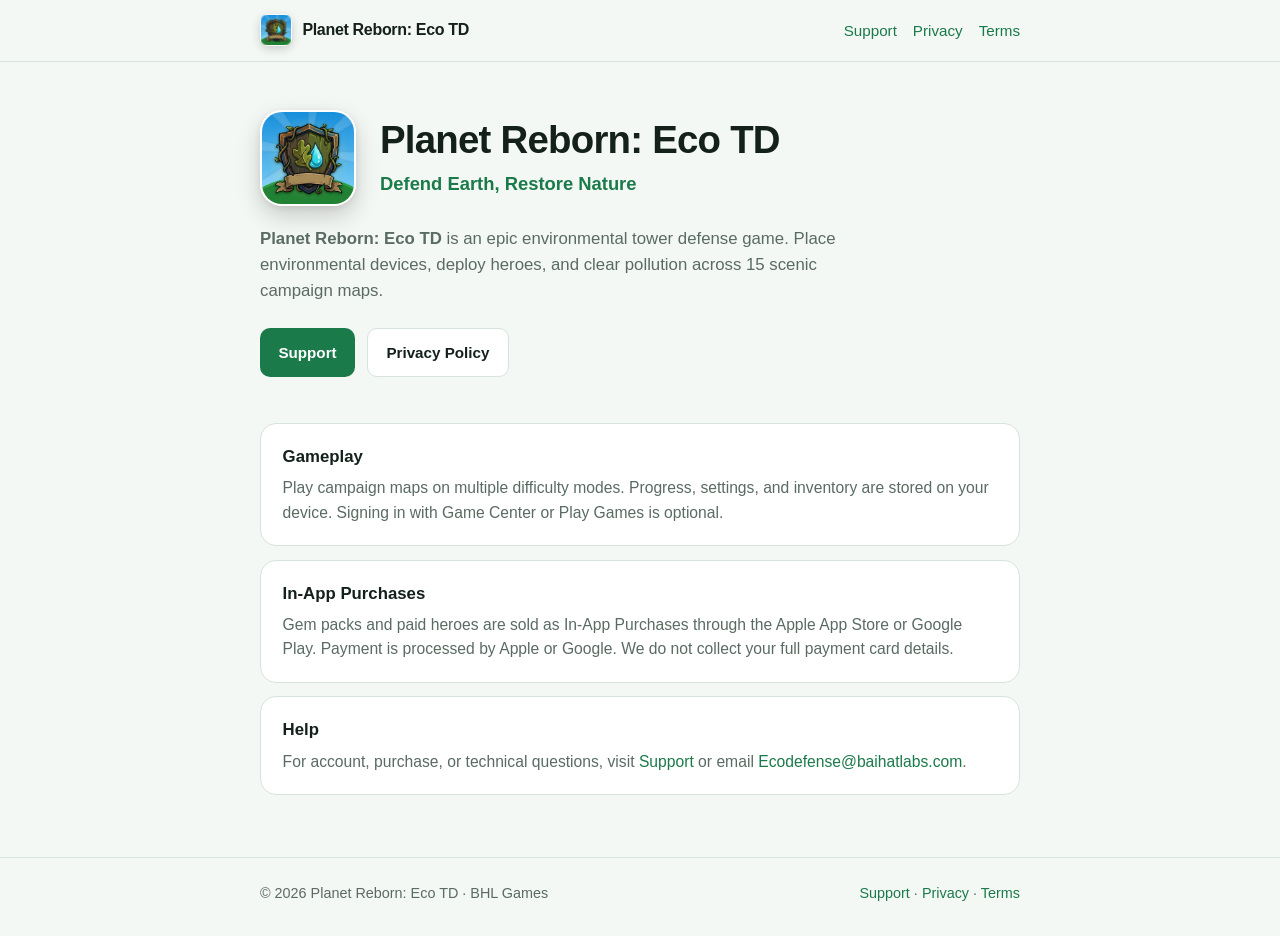
<file: index.html>
<!DOCTYPE html>
<html lang="en">
<head>
  <meta charset="utf-8" />
  <meta name="viewport" content="width=device-width, initial-scale=1" />
  <title>Planet Reborn: Eco TD — Defend Earth, Restore Nature</title>
  <meta name="description" content="Planet Reborn: Eco TD — Defend Earth, Restore Nature is an environmental tower defense game for iPhone and Android." />
  <meta name="referrer" content="strict-origin-when-cross-origin" />
  <link rel="icon" type="image/x-icon" href="/favicon.ico" />
  <link rel="icon" type="image/png" sizes="32x32" href="/favicon-32x32.png" />
  <link rel="icon" type="image/png" sizes="16x16" href="/favicon-16x16.png" />
  <link rel="apple-touch-icon" sizes="180x180" href="/apple-touch-icon.png" />
  <meta property="og:title" content="Planet Reborn: Eco TD — Defend Earth, Restore Nature" />
  <meta property="og:description" content="Official website and support for Planet Reborn: Eco TD." />
  <meta property="og:image" content="https://ecodefense.baihatlabs.com/og-image.png" />
  <link rel="stylesheet" href="/styles.css" />
</head>
<body>
  <header class="nav">
    <div class="wrap nav-inner">
      <a class="brand" href="/">
        <span class="brand-mark" aria-hidden="true"></span>
        Planet Reborn: Eco TD
      </a>
      <nav class="nav-links">
        <a href="/support">Support</a>
        <a href="/privacy">Privacy</a>
        <a href="/terms">Terms</a>
      </nav>
    </div>
  </header>

  <main>
    <section class="wrap hero">
      <div class="hero-header">
        <img class="hero-icon" src="/app_icon.png" alt="Planet Reborn: Eco TD Game Icon" width="96" height="96" />
        <div>
          <h1>Planet Reborn: Eco TD</h1>
          <p class="tagline">Defend Earth, Restore Nature</p>
        </div>
      </div>
      <p>
        <strong>Planet Reborn: Eco TD</strong> is an epic environmental tower defense game.
        Place environmental devices, deploy heroes, and clear pollution across 15 scenic campaign maps.
      </p>
      <div class="actions">
        <a class="btn btn-primary" href="/support">Support</a>
        <a class="btn btn-secondary" href="/privacy">Privacy Policy</a>
      </div>
    </section>

    <section class="wrap" style="padding-bottom: 3rem;">
      <div class="card">
        <h2>Gameplay</h2>
        <p>
          Play campaign maps on multiple difficulty modes. Progress, settings, and
          inventory are stored on your device. Signing in with Game Center or Play Games is optional.
        </p>
      </div>
      <div class="card">
        <h2>In-App Purchases</h2>
        <p>
          Gem packs and paid heroes are sold as In-App Purchases through the Apple App Store
          or Google Play. Payment is processed by Apple or Google. We do not collect your
          full payment card details.
        </p>
      </div>
      <div class="card">
        <h2>Help</h2>
        <p>
          For account, purchase, or technical questions, visit
          <a href="/support">Support</a>
          or email
          <a href="mailto:Ecodefense@baihatlabs.com">Ecodefense@baihatlabs.com</a>.
        </p>
      </div>
    </section>
  </main>

  <footer class="footer">
    <div class="wrap footer-inner">
      <span>© 2026 Planet Reborn: Eco TD · BHL Games</span>
      <span>
        <a href="/support">Support</a> ·
        <a href="/privacy">Privacy</a> ·
        <a href="/terms">Terms</a>
      </span>
    </div>
  </footer>
</body>
</html>
</file>
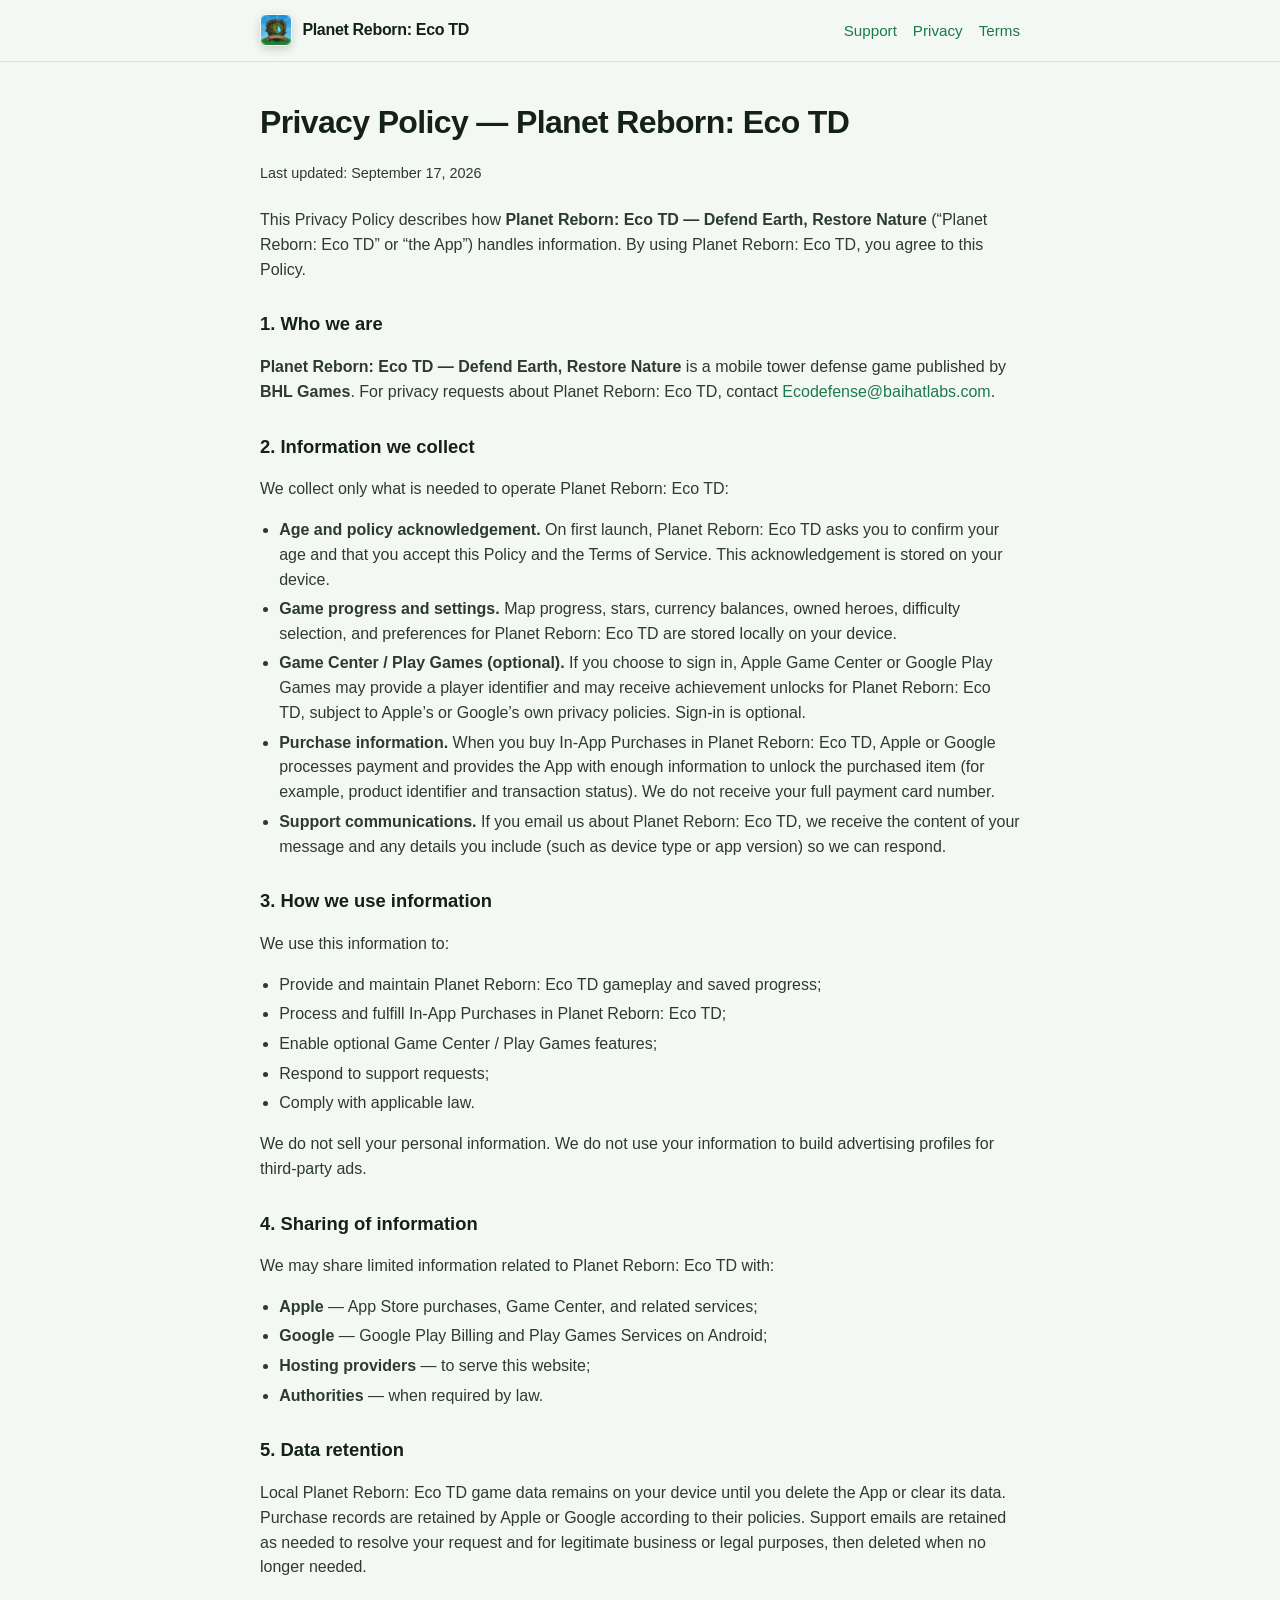
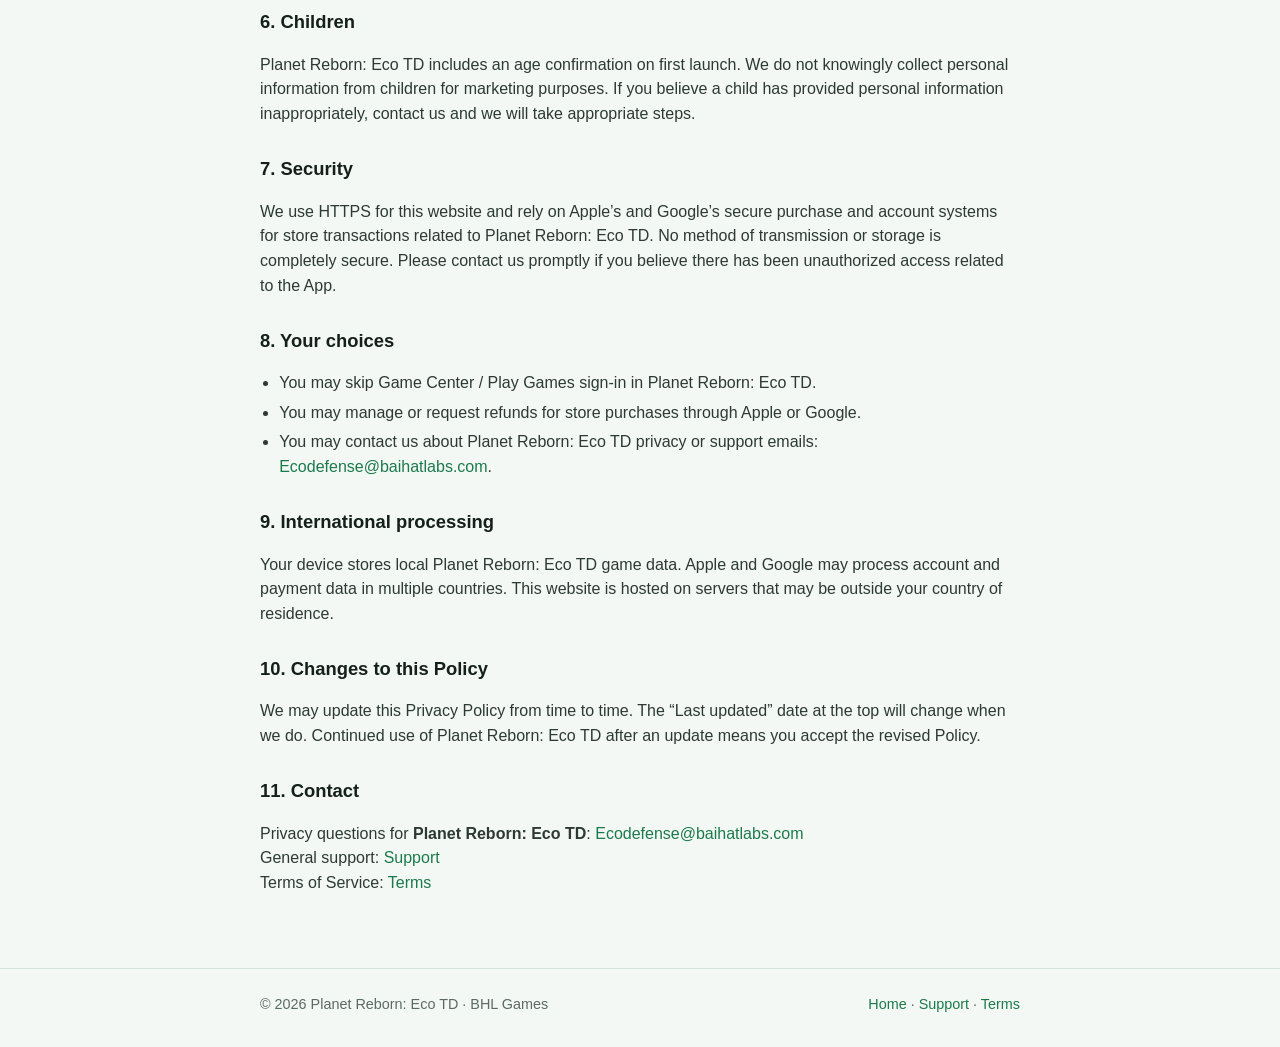
<file: privacy.html>
<!DOCTYPE html>
<html lang="en">
<head>
  <meta charset="utf-8" />
  <meta name="viewport" content="width=device-width, initial-scale=1" />
  <title>Privacy Policy — Planet Reborn: Eco TD</title>
  <meta name="description" content="Privacy Policy for Planet Reborn: Eco TD — Defend Earth, Restore Nature: data collection, In-App Purchases, Game Center, and contact." />
  <meta name="referrer" content="strict-origin-when-cross-origin" />
  <link rel="icon" type="image/x-icon" href="/favicon.ico" />
  <link rel="icon" type="image/png" sizes="32x32" href="/favicon-32x32.png" />
  <link rel="icon" type="image/png" sizes="16x16" href="/favicon-16x16.png" />
  <link rel="apple-touch-icon" sizes="180x180" href="/apple-touch-icon.png" />
  <meta property="og:image" content="https://ecodefense.baihatlabs.com/og-image.png" />
  <link rel="stylesheet" href="/styles.css" />
</head>
<body>
  <header class="nav">
    <div class="wrap nav-inner">
      <a class="brand" href="/">
        <span class="brand-mark" aria-hidden="true"></span>
        Planet Reborn: Eco TD
      </a>
      <nav class="nav-links">
        <a href="/support">Support</a>
        <a href="/privacy">Privacy</a>
        <a href="/terms">Terms</a>
      </nav>
    </div>
  </header>

  <main class="wrap page">
    <h1>Privacy Policy — Planet Reborn: Eco TD</h1>
    <p class="meta">Last updated: September 17, 2026</p>
    <p class="lede">
      This Privacy Policy describes how
      <strong>Planet Reborn: Eco TD — Defend Earth, Restore Nature</strong>
      (“Planet Reborn: Eco TD” or “the App”) handles information.
      By using Planet Reborn: Eco TD, you agree to this Policy.
    </p>

    <h2>1. Who we are</h2>
    <p>
      <strong>Planet Reborn: Eco TD — Defend Earth, Restore Nature</strong>
      is a mobile tower defense game published by <strong>BHL Games</strong>.
      For privacy requests about Planet Reborn: Eco TD, contact
      <a href="mailto:Ecodefense@baihatlabs.com">Ecodefense@baihatlabs.com</a>.
    </p>

    <h2>2. Information we collect</h2>
    <p>We collect only what is needed to operate Planet Reborn: Eco TD:</p>
    <ul>
      <li>
        <strong>Age and policy acknowledgement.</strong>
        On first launch, Planet Reborn: Eco TD asks you to confirm your age and that you accept this Policy
        and the Terms of Service. This acknowledgement is stored on your device.
      </li>
      <li>
        <strong>Game progress and settings.</strong>
        Map progress, stars, currency balances, owned heroes, difficulty selection, and
        preferences for Planet Reborn: Eco TD are stored locally on your device.
      </li>
      <li>
        <strong>Game Center / Play Games (optional).</strong>
        If you choose to sign in, Apple Game Center or Google Play Games may provide a
        player identifier and may receive achievement unlocks for Planet Reborn: Eco TD,
        subject to Apple’s or Google’s own privacy policies. Sign-in is optional.
      </li>
      <li>
        <strong>Purchase information.</strong>
        When you buy In-App Purchases in Planet Reborn: Eco TD, Apple or Google processes payment
        and provides the App with enough information to unlock the purchased item
        (for example, product identifier and transaction status).
        We do not receive your full payment card number.
      </li>
      <li>
        <strong>Support communications.</strong>
        If you email us about Planet Reborn: Eco TD, we receive the content of your message
        and any details you include (such as device type or app version) so we can respond.
      </li>
    </ul>

    <h2>3. How we use information</h2>
    <p>We use this information to:</p>
    <ul>
      <li>Provide and maintain Planet Reborn: Eco TD gameplay and saved progress;</li>
      <li>Process and fulfill In-App Purchases in Planet Reborn: Eco TD;</li>
      <li>Enable optional Game Center / Play Games features;</li>
      <li>Respond to support requests;</li>
      <li>Comply with applicable law.</li>
    </ul>
    <p>
      We do not sell your personal information.
      We do not use your information to build advertising profiles for third-party ads.
    </p>

    <h2>4. Sharing of information</h2>
    <p>We may share limited information related to Planet Reborn: Eco TD with:</p>
    <ul>
      <li><strong>Apple</strong> — App Store purchases, Game Center, and related services;</li>
      <li><strong>Google</strong> — Google Play Billing and Play Games Services on Android;</li>
      <li><strong>Hosting providers</strong> — to serve this website;</li>
      <li><strong>Authorities</strong> — when required by law.</li>
    </ul>

    <h2>5. Data retention</h2>
    <p>
      Local Planet Reborn: Eco TD game data remains on your device until you delete the App or clear its data.
      Purchase records are retained by Apple or Google according to their policies.
      Support emails are retained as needed to resolve your request and for legitimate
      business or legal purposes, then deleted when no longer needed.
    </p>

    <h2>6. Children</h2>
    <p>
      Planet Reborn: Eco TD includes an age confirmation on first launch.
      We do not knowingly collect personal information from children for marketing purposes.
      If you believe a child has provided personal information inappropriately, contact us
      and we will take appropriate steps.
    </p>

    <h2>7. Security</h2>
    <p>
      We use HTTPS for this website and rely on Apple’s and Google’s secure purchase and
      account systems for store transactions related to Planet Reborn: Eco TD.
      No method of transmission or storage is completely secure.
      Please contact us promptly if you believe there has been unauthorized access related to the App.
    </p>

    <h2>8. Your choices</h2>
    <ul>
      <li>You may skip Game Center / Play Games sign-in in Planet Reborn: Eco TD.</li>
      <li>You may manage or request refunds for store purchases through Apple or Google.</li>
      <li>
        You may contact us about Planet Reborn: Eco TD privacy or support emails:
        <a href="mailto:Ecodefense@baihatlabs.com">Ecodefense@baihatlabs.com</a>.
      </li>
    </ul>

    <h2>9. International processing</h2>
    <p>
      Your device stores local Planet Reborn: Eco TD game data.
      Apple and Google may process account and payment data in multiple countries.
      This website is hosted on servers that may be outside your country of residence.
    </p>

    <h2>10. Changes to this Policy</h2>
    <p>
      We may update this Privacy Policy from time to time.
      The “Last updated” date at the top will change when we do.
      Continued use of Planet Reborn: Eco TD after an update means you accept the revised Policy.
    </p>

    <h2>11. Contact</h2>
    <p>
      Privacy questions for <strong>Planet Reborn: Eco TD</strong>:
      <a href="mailto:Ecodefense@baihatlabs.com">Ecodefense@baihatlabs.com</a><br />
      General support: <a href="/support">Support</a><br />
      Terms of Service: <a href="/terms">Terms</a>
    </p>
  </main>

  <footer class="footer">
    <div class="wrap footer-inner">
      <span>© 2026 Planet Reborn: Eco TD · BHL Games</span>
      <span><a href="/">Home</a> · <a href="/support">Support</a> · <a href="/terms">Terms</a></span>
    </div>
  </footer>
</body>
</html>
</file>
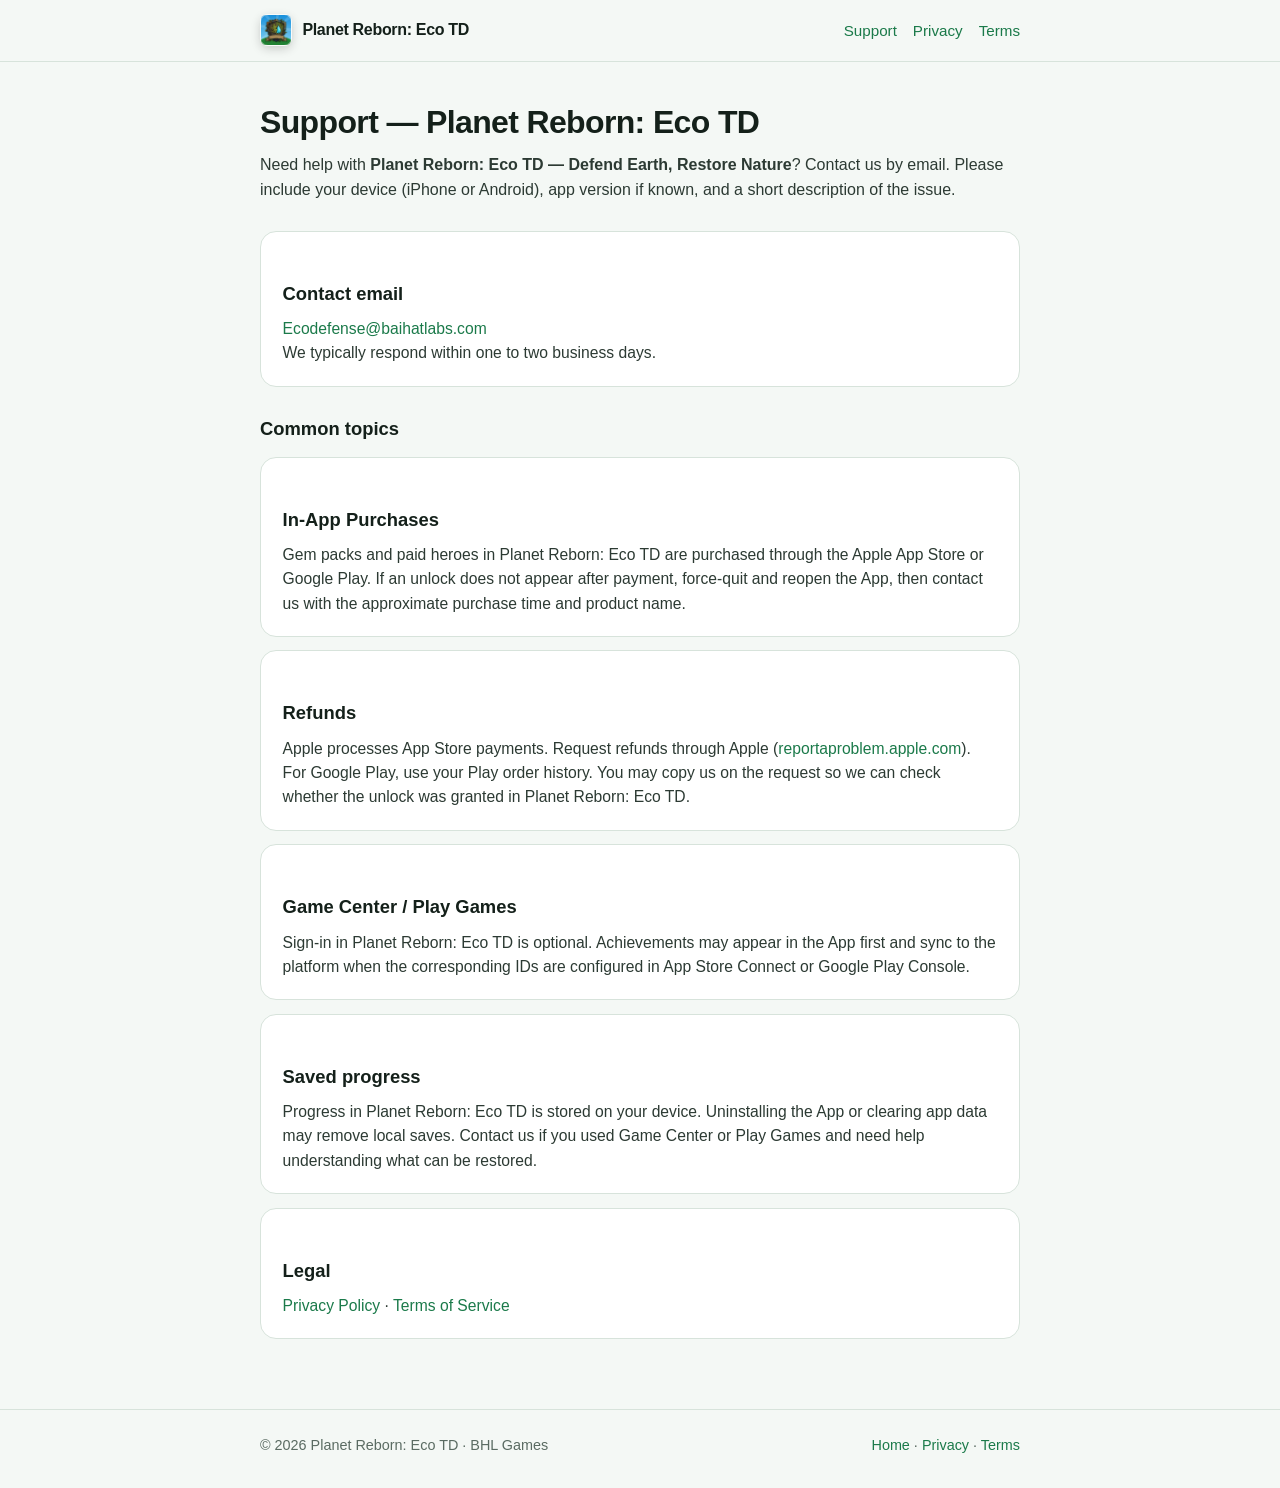
<file: support.html>
<!DOCTYPE html>
<html lang="en">
<head>
  <meta charset="utf-8" />
  <meta name="viewport" content="width=device-width, initial-scale=1" />
  <title>Support — Planet Reborn: Eco TD</title>
  <meta name="description" content="Support for Planet Reborn: Eco TD — Defend Earth, Restore Nature: purchases, Game Center, and contact email." />
  <meta name="referrer" content="strict-origin-when-cross-origin" />
  <link rel="icon" type="image/x-icon" href="/favicon.ico" />
  <link rel="icon" type="image/png" sizes="32x32" href="/favicon-32x32.png" />
  <link rel="icon" type="image/png" sizes="16x16" href="/favicon-16x16.png" />
  <link rel="apple-touch-icon" sizes="180x180" href="/apple-touch-icon.png" />
  <meta property="og:image" content="https://ecodefense.baihatlabs.com/og-image.png" />
  <link rel="stylesheet" href="/styles.css" />
</head>
<body>
  <header class="nav">
    <div class="wrap nav-inner">
      <a class="brand" href="/">
        <span class="brand-mark" aria-hidden="true"></span>
        Planet Reborn: Eco TD
      </a>
      <nav class="nav-links">
        <a href="/support">Support</a>
        <a href="/privacy">Privacy</a>
        <a href="/terms">Terms</a>
      </nav>
    </div>
  </header>

  <main class="wrap page">
    <h1>Support — Planet Reborn: Eco TD</h1>
    <p class="lede">
      Need help with <strong>Planet Reborn: Eco TD — Defend Earth, Restore Nature</strong>?
      Contact us by email. Please include your device (iPhone or Android), app version if known,
      and a short description of the issue.
    </p>

    <div class="card">
      <h2>Contact email</h2>
      <p>
        <a href="mailto:Ecodefense@baihatlabs.com?subject=Planet%20Reborn%20Eco%20TD%20Support">Ecodefense@baihatlabs.com</a><br />
        We typically respond within one to two business days.
      </p>
    </div>

    <h2>Common topics</h2>

    <div class="card">
      <h2>In-App Purchases</h2>
      <p>
        Gem packs and paid heroes in Planet Reborn: Eco TD are purchased through the Apple App Store or Google Play.
        If an unlock does not appear after payment, force-quit and reopen the App, then contact us
        with the approximate purchase time and product name.
      </p>
    </div>

    <div class="card">
      <h2>Refunds</h2>
      <p>
        Apple processes App Store payments. Request refunds through Apple
        (<a href="https://reportaproblem.apple.com" target="_blank" rel="noopener noreferrer">reportaproblem.apple.com</a>).
        For Google Play, use your Play order history. You may copy us on the request so we can
        check whether the unlock was granted in Planet Reborn: Eco TD.
      </p>
    </div>

    <div class="card">
      <h2>Game Center / Play Games</h2>
      <p>
        Sign-in in Planet Reborn: Eco TD is optional. Achievements may appear in the App first and sync to the platform
        when the corresponding IDs are configured in App Store Connect or Google Play Console.
      </p>
    </div>

    <div class="card">
      <h2>Saved progress</h2>
      <p>
        Progress in Planet Reborn: Eco TD is stored on your device. Uninstalling the App or clearing app data may remove
        local saves. Contact us if you used Game Center or Play Games and need help understanding
        what can be restored.
      </p>
    </div>

    <div class="card">
      <h2>Legal</h2>
      <p>
        <a href="/privacy">Privacy Policy</a> ·
        <a href="/terms">Terms of Service</a>
      </p>
    </div>
  </main>

  <footer class="footer">
    <div class="wrap footer-inner">
      <span>© 2026 Planet Reborn: Eco TD · BHL Games</span>
      <span><a href="/">Home</a> · <a href="/privacy">Privacy</a> · <a href="/terms">Terms</a></span>
    </div>
  </footer>
</body>
</html>
</file>
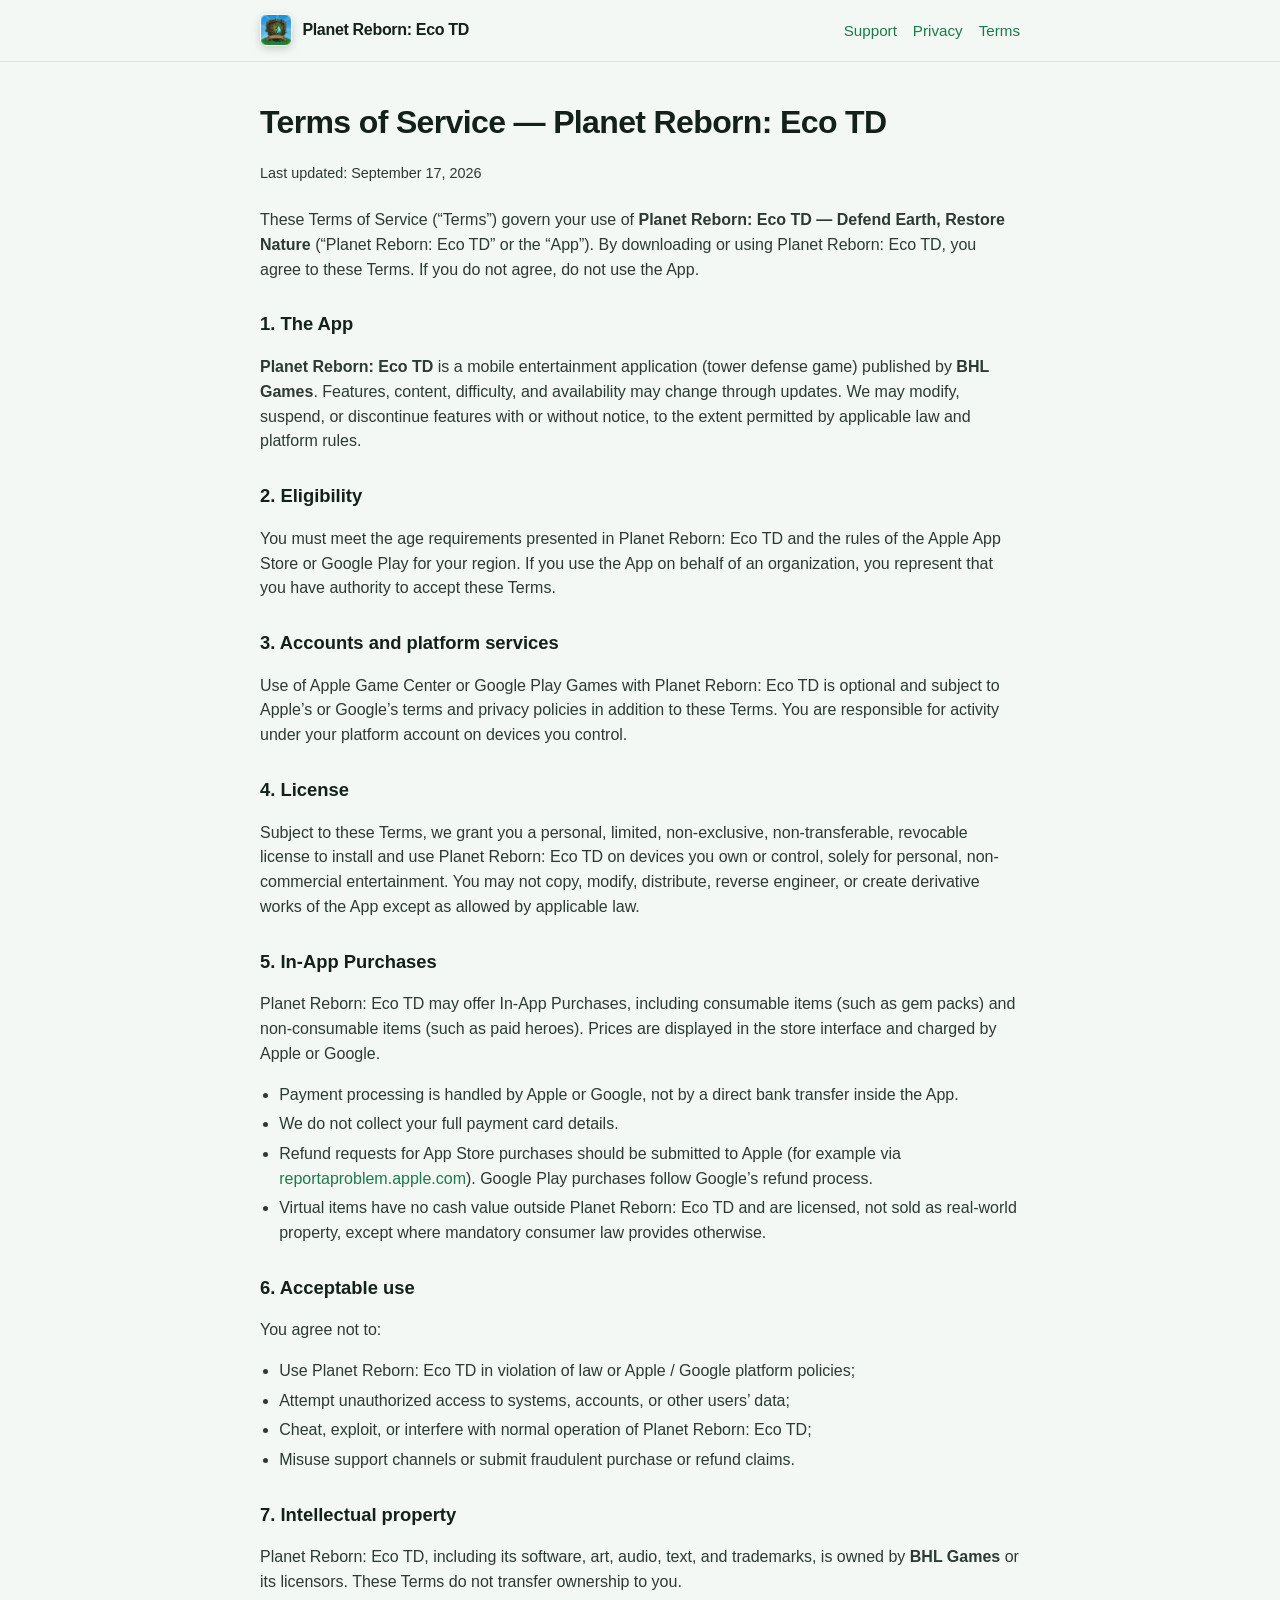
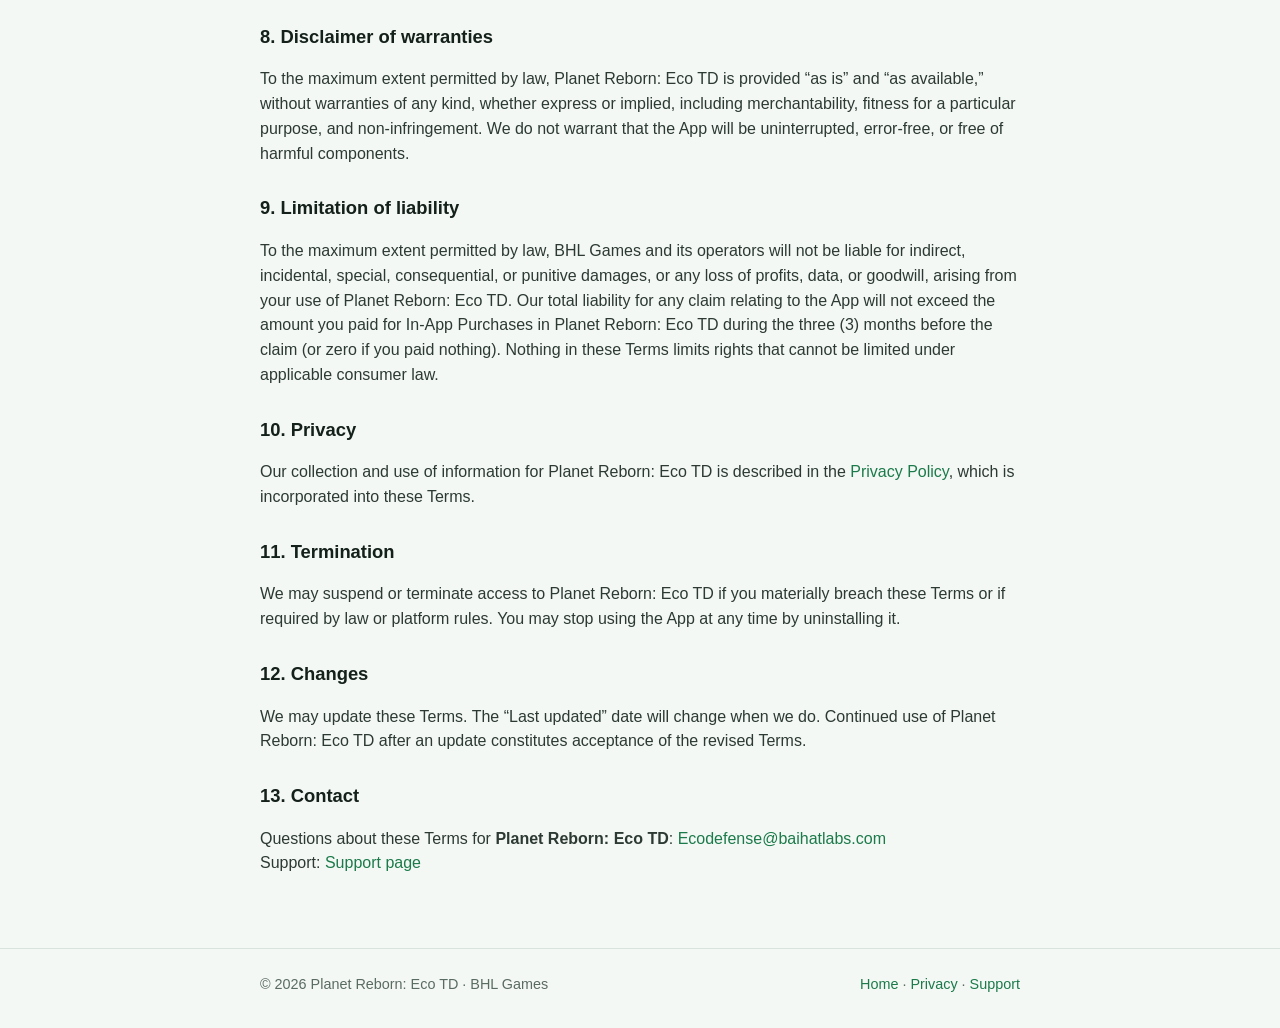
<file: terms.html>
<!DOCTYPE html>
<html lang="en">
<head>
  <meta charset="utf-8" />
  <meta name="viewport" content="width=device-width, initial-scale=1" />
  <title>Terms of Service — Planet Reborn: Eco TD</title>
  <meta name="description" content="Terms of Service for Planet Reborn: Eco TD — Defend Earth, Restore Nature, including In-App Purchases and acceptable use." />
  <meta name="referrer" content="strict-origin-when-cross-origin" />
  <link rel="icon" type="image/x-icon" href="/favicon.ico" />
  <link rel="icon" type="image/png" sizes="32x32" href="/favicon-32x32.png" />
  <link rel="icon" type="image/png" sizes="16x16" href="/favicon-16x16.png" />
  <link rel="apple-touch-icon" sizes="180x180" href="/apple-touch-icon.png" />
  <meta property="og:image" content="https://ecodefense.baihatlabs.com/og-image.png" />
  <link rel="stylesheet" href="/styles.css" />
</head>
<body>
  <header class="nav">
    <div class="wrap nav-inner">
      <a class="brand" href="/">
        <span class="brand-mark" aria-hidden="true"></span>
        Planet Reborn: Eco TD
      </a>
      <nav class="nav-links">
        <a href="/support">Support</a>
        <a href="/privacy">Privacy</a>
        <a href="/terms">Terms</a>
      </nav>
    </div>
  </header>

  <main class="wrap page">
    <h1>Terms of Service — Planet Reborn: Eco TD</h1>
    <p class="meta">Last updated: September 17, 2026</p>
    <p class="lede">
      These Terms of Service (“Terms”) govern your use of
      <strong>Planet Reborn: Eco TD — Defend Earth, Restore Nature</strong>
      (“Planet Reborn: Eco TD” or the “App”).
      By downloading or using Planet Reborn: Eco TD, you agree to these Terms.
      If you do not agree, do not use the App.
    </p>

    <h2>1. The App</h2>
    <p>
      <strong>Planet Reborn: Eco TD</strong> is a mobile entertainment application (tower defense game)
      published by <strong>BHL Games</strong>.
      Features, content, difficulty, and availability may change through updates.
      We may modify, suspend, or discontinue features with or without notice, to the extent
      permitted by applicable law and platform rules.
    </p>

    <h2>2. Eligibility</h2>
    <p>
      You must meet the age requirements presented in Planet Reborn: Eco TD and the rules of the
      Apple App Store or Google Play for your region. If you use the App on behalf of an
      organization, you represent that you have authority to accept these Terms.
    </p>

    <h2>3. Accounts and platform services</h2>
    <p>
      Use of Apple Game Center or Google Play Games with Planet Reborn: Eco TD is optional and subject to Apple’s or
      Google’s terms and privacy policies in addition to these Terms.
      You are responsible for activity under your platform account on devices you control.
    </p>

    <h2>4. License</h2>
    <p>
      Subject to these Terms, we grant you a personal, limited, non-exclusive,
      non-transferable, revocable license to install and use Planet Reborn: Eco TD on devices you own or
      control, solely for personal, non-commercial entertainment.
      You may not copy, modify, distribute, reverse engineer, or create derivative works of
      the App except as allowed by applicable law.
    </p>

    <h2>5. In-App Purchases</h2>
    <p>
      Planet Reborn: Eco TD may offer In-App Purchases, including consumable items (such as gem packs)
      and non-consumable items (such as paid heroes). Prices are displayed in the store
      interface and charged by Apple or Google.
    </p>
    <ul>
      <li>Payment processing is handled by Apple or Google, not by a direct bank transfer inside the App.</li>
      <li>We do not collect your full payment card details.</li>
      <li>
        Refund requests for App Store purchases should be submitted to Apple
        (for example via
        <a href="https://reportaproblem.apple.com" rel="noopener noreferrer">reportaproblem.apple.com</a>).
        Google Play purchases follow Google’s refund process.
      </li>
      <li>
        Virtual items have no cash value outside Planet Reborn: Eco TD and are licensed, not sold as real-world property,
        except where mandatory consumer law provides otherwise.
      </li>
    </ul>

    <h2>6. Acceptable use</h2>
    <p>You agree not to:</p>
    <ul>
      <li>Use Planet Reborn: Eco TD in violation of law or Apple / Google platform policies;</li>
      <li>Attempt unauthorized access to systems, accounts, or other users’ data;</li>
      <li>Cheat, exploit, or interfere with normal operation of Planet Reborn: Eco TD;</li>
      <li>Misuse support channels or submit fraudulent purchase or refund claims.</li>
    </ul>

    <h2>7. Intellectual property</h2>
    <p>
      Planet Reborn: Eco TD, including its software, art, audio, text, and trademarks, is owned by
      <strong>BHL Games</strong> or its licensors. These Terms do not transfer ownership to you.
    </p>

    <h2>8. Disclaimer of warranties</h2>
    <p>
      To the maximum extent permitted by law, Planet Reborn: Eco TD is provided “as is” and “as available,”
      without warranties of any kind, whether express or implied, including merchantability,
      fitness for a particular purpose, and non-infringement.
      We do not warrant that the App will be uninterrupted, error-free, or free of harmful components.
    </p>

    <h2>9. Limitation of liability</h2>
    <p>
      To the maximum extent permitted by law, BHL Games and its operators will not be liable
      for indirect, incidental, special, consequential, or punitive damages, or any loss of
      profits, data, or goodwill, arising from your use of Planet Reborn: Eco TD.
      Our total liability for any claim relating to the App will not exceed the amount you paid
      for In-App Purchases in Planet Reborn: Eco TD during the three (3) months before the claim
      (or zero if you paid nothing).
      Nothing in these Terms limits rights that cannot be limited under applicable consumer law.
    </p>

    <h2>10. Privacy</h2>
    <p>
      Our collection and use of information for Planet Reborn: Eco TD is described in the
      <a href="/privacy">Privacy Policy</a>, which is incorporated into these Terms.
    </p>

    <h2>11. Termination</h2>
    <p>
      We may suspend or terminate access to Planet Reborn: Eco TD if you materially breach these Terms
      or if required by law or platform rules. You may stop using the App at any time by
      uninstalling it.
    </p>

    <h2>12. Changes</h2>
    <p>
      We may update these Terms. The “Last updated” date will change when we do.
      Continued use of Planet Reborn: Eco TD after an update constitutes acceptance of the revised Terms.
    </p>

    <h2>13. Contact</h2>
    <p>
      Questions about these Terms for <strong>Planet Reborn: Eco TD</strong>:
      <a href="mailto:Ecodefense@baihatlabs.com">Ecodefense@baihatlabs.com</a><br />
      Support: <a href="/support">Support page</a>
    </p>
  </main>

  <footer class="footer">
    <div class="wrap footer-inner">
      <span>© 2026 Planet Reborn: Eco TD · BHL Games</span>
      <span><a href="/">Home</a> · <a href="/privacy">Privacy</a> · <a href="/support">Support</a></span>
    </div>
  </footer>
</body>
</html>
</file>
<file: styles.css>
:root {
  --green: #1b7a4a;
  --green-dark: #0f4d30;
  --ink: #14201a;
  --muted: #5a6b62;
  --line: #d7e3db;
  --bg: #f4f8f5;
  --card: #ffffff;
}

* {
  box-sizing: border-box;
}

html {
  scroll-behavior: smooth;
}

body {
  margin: 0;
  font-family: -apple-system, BlinkMacSystemFont, "Segoe UI", Roboto, Helvetica, Arial, sans-serif;
  color: var(--ink);
  background: var(--bg);
  line-height: 1.55;
}

a {
  color: var(--green);
  text-decoration: none;
}

a:hover {
  text-decoration: underline;
}

.wrap {
  width: min(760px, calc(100% - 2rem));
  margin: 0 auto;
}

.nav {
  position: sticky;
  top: 0;
  z-index: 10;
  background: rgba(244, 248, 245, 0.94);
  backdrop-filter: blur(12px);
  border-bottom: 1px solid var(--line);
}

.nav-inner {
  display: flex;
  align-items: center;
  justify-content: space-between;
  gap: 1rem;
  padding: 0.9rem 0;
}

.brand {
  display: flex;
  align-items: center;
  gap: 0.65rem;
  color: var(--ink);
  font-weight: 700;
  letter-spacing: -0.02em;
  text-decoration: none;
}

.brand:hover {
  text-decoration: none;
}

.brand-mark {
  width: 32px;
  height: 32px;
  border-radius: 8px;
  background: url('/app_icon.png') center/cover no-repeat;
  box-shadow: 0 3px 10px rgba(0, 0, 0, 0.18);
  border: 1px solid rgba(255, 255, 255, 0.4);
  flex-shrink: 0;
}

.nav-links {
  display: flex;
  gap: 1rem;
  flex-wrap: wrap;
  font-size: 0.95rem;
}

.hero {
  padding: 3rem 0 2rem;
}

.hero-header {
  display: flex;
  align-items: center;
  gap: 1.5rem;
  margin-bottom: 1.25rem;
  flex-wrap: wrap;
}

.hero-icon {
  width: 96px;
  height: 96px;
  border-radius: 22px;
  box-shadow: 0 10px 24px rgba(0, 0, 0, 0.18), 0 2px 6px rgba(0, 0, 0, 0.08);
  border: 2px solid #ffffff;
  display: block;
}

.hero h1 {
  margin: 0 0 0.4rem;
  font-size: clamp(1.85rem, 4vw, 2.4rem);
  line-height: 1.2;
  letter-spacing: -0.02em;
}

.hero .tagline {
  margin: 0;
  font-size: 1.15rem;
  font-weight: 600;
  color: var(--green);
}

.hero p {
  margin: 0;
  max-width: 38rem;
  color: var(--muted);
  font-size: 1.05rem;
}

.actions {
  display: flex;
  flex-wrap: wrap;
  gap: 0.75rem;
  margin-top: 1.5rem;
}

.btn {
  display: inline-flex;
  align-items: center;
  justify-content: center;
  padding: 0.75rem 1.15rem;
  border-radius: 10px;
  font-weight: 600;
  font-size: 0.95rem;
  text-decoration: none;
}

.btn:hover {
  text-decoration: none;
}

.btn-primary {
  background: var(--green);
  color: #fff;
}

.btn-primary:hover {
  background: var(--green-dark);
}

.btn-secondary {
  background: #fff;
  color: var(--ink);
  border: 1px solid var(--line);
}

.card {
  background: var(--card);
  border: 1px solid var(--line);
  border-radius: 16px;
  padding: 1.25rem 1.35rem;
  margin: 0.85rem 0;
}

.card h2 {
  margin: 0 0 0.4rem;
  font-size: 1.05rem;
}

.card p {
  margin: 0;
  color: var(--muted);
  font-size: 0.98rem;
}

.page {
  padding: 2.25rem 0 3.5rem;
}

.page h1 {
  margin: 0 0 0.35rem;
  font-size: 2rem;
  letter-spacing: -0.02em;
}

.lede {
  margin: 0 0 1.75rem;
  color: var(--muted);
}

.page h2 {
  margin: 1.75rem 0 0.55rem;
  font-size: 1.15rem;
}

.page p,
.page li {
  color: #2c3a33;
}

.page ul {
  padding-left: 1.2rem;
}

.page li {
  margin: 0.3rem 0;
}

.meta {
  font-size: 0.9rem;
  color: var(--muted);
  margin-bottom: 1.5rem;
}

.footer {
  border-top: 1px solid var(--line);
  padding: 1.5rem 0 2rem;
  color: var(--muted);
  font-size: 0.9rem;
}

.footer-inner {
  display: flex;
  flex-wrap: wrap;
  gap: 0.75rem 1.25rem;
  justify-content: space-between;
}

@media (max-width: 560px) {
  .nav-links {
    gap: 0.75rem;
    font-size: 0.88rem;
  }
}
</file>
